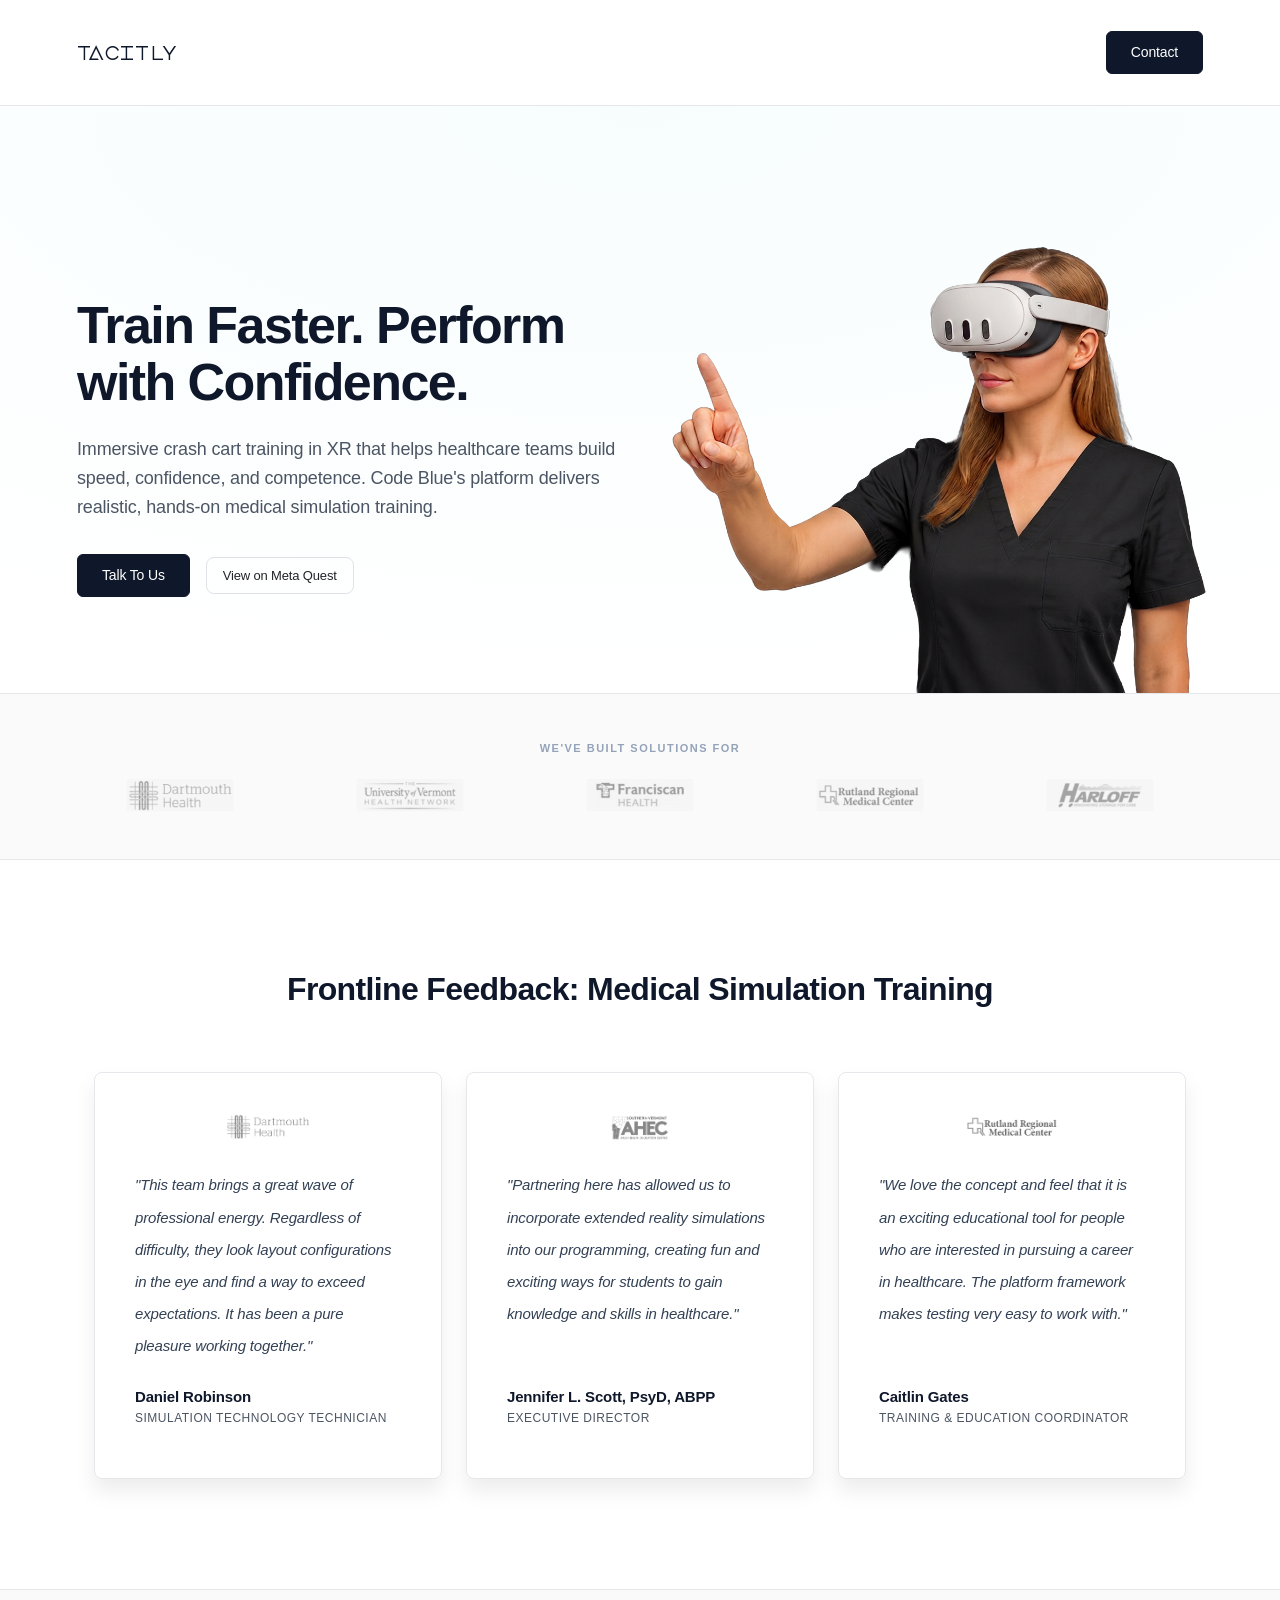
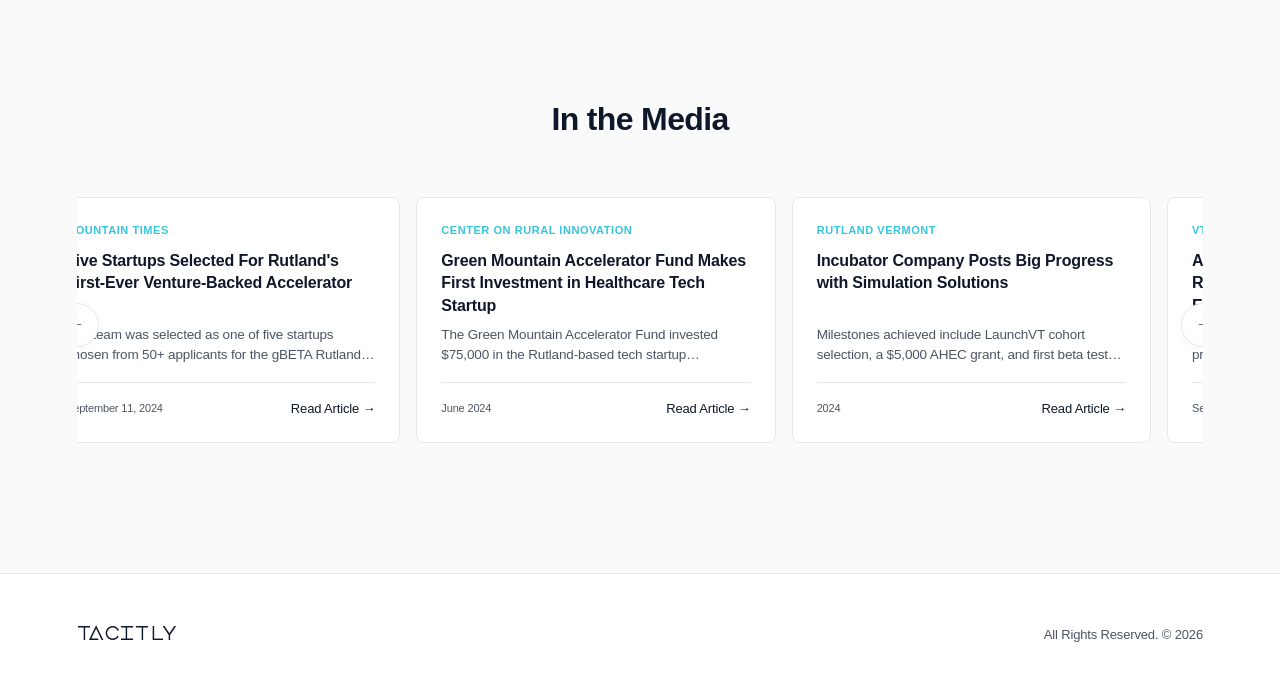
<file: index.html>
<!DOCTYPE html>
<html lang="en">

<head>
    <meta charset="UTF-8">
    <meta name="viewport" content="width=device-width, initial-scale=1.0">
    <link class="favicon" rel="icon" href="favicon.ico" type="image/x-icon">
    <link rel="shortcut icon" href="favicon.ico" type="image/x-icon">

    <title>Code Blue: Surgical & ER Crash Cart | XR Training for Healthcare</title>
    <link rel="stylesheet" href="assets/css/bootstrap.min.css">
    <link rel="stylesheet" href="assets/css/aos.css">
    <link rel="stylesheet" href="assets/css/style.css">
    
    <style>
        /* ==========================================================================
           Hyper-Pro Design Tokens & Custom Font Compilation
           ========================================================================== */
        @font-face {
            font-family: 'EarthOrbiter';
            src: url('assets/earthorbiter.ttf') format('truetype');
            font-weight: normal;
            font-style: normal;
            font-display: swap;
        }

        :root {
            --bg-pure: #ffffff;
            --bg-subtle: #fafafa;
            --border-clean: #e5e7eb;
            --text-main: #0f172a;
            --text-muted: #4b5563;
            --accent-blue: #37c5dc;
        }

        body {
            font-family: -apple-system, BlinkMacSystemFont, "Segoe UI", Roboto, Helvetica, Arial, sans-serif;
            background-color: var(--bg-pure);
            color: var(--text-main);
            letter-spacing: -0.01em;
            -webkit-font-smoothing: antialiased;
        }

        /* High-End Typography Brandmark */
        .brand_text {
            font-family: 'EarthOrbiter', sans-serif;
            color: var(--text-main);
            font-size: 22px;
            font-weight: normal;
            letter-spacing: 0.05em;
            text-transform: uppercase;
            text-decoration: none;
            display: inline-block;
            line-height: 1;
        }
        a.brand_text:hover {
            color: var(--text-main);
            opacity: 0.85;
        }

        /* Clean Header */
        .header {
            background: rgba(255, 255, 255, 0.8) !important;
            backdrop-filter: blur(12px);
            -webkit-backdrop-filter: blur(12px);
            border-bottom: 1px solid var(--border-clean);
            transition: all 0.2s ease;
        }

        /* Geometric Action Buttons */
        .btn_pro_primary {
            background-color: #0f172a;
            color: #ffffff;
            font-weight: 500;
            font-size: 14px;
            padding: 10px 24px;
            border-radius: 6px;
            border: 1px solid #0f172a;
            transition: all 0.15s ease-in-out;
            text-decoration: none;
            display: inline-block;
        }
        .btn_pro_primary:hover {
            background-color: #1e293b;
            color: #ffffff;
            border-color: #1e293b;
        }

        /* Typography Scale */
        .hero_title {
            font-size: 52px;
            font-weight: 700;
            letter-spacing: -0.03em;
            line-height: 1.1;
            color: var(--text-main);
            margin-bottom: 24px;
        }
        @media (max-width: 991px) {
            .hero_title { font-size: 40px; }
        }

        .hero_desc {
            font-size: 18px;
            line-height: 1.6;
            color: var(--text-muted);
            margin-bottom: 32px;
            max-width: 540px;
        }

        .hero_sec {
            /*padding: 120px 0 90px 0;*/
            background: radial-gradient(100% 100% at 50% 0%, rgba(55, 197, 220, 0.04) 0%, rgba(255, 255, 255, 0) 100%);
        }

        .hero_imgBox img {
            border-radius: 0;
            border: none;
            box-shadow: none;
        }

        /* Institutional Partner Section */
        .featured_sec {
            padding: 48px 0;
            border-top: 1px solid var(--border-clean);
            border-bottom: 1px solid var(--border-clean);
            background: var(--bg-subtle);
        }
        .featured_logo {
            max-height: 32px !important;
            object-fit: contain;
            filter: grayscale(1) contrast(0.9) opacity(0.5);
            transition: filter 0.2s ease;
        }
        .featured_logo:hover {
            filter: grayscale(1) contrast(1) opacity(0.8);
        }

        /* Testimonials Layout Grid */
        .feedbacks_sec {
            background-color: var(--bg-pure);
            padding: 110px 0;
        }
        .feedbacks_secTitle {
            font-size: 32px;
            font-weight: 700;
            letter-spacing: -0.02em;
            margin-bottom: 64px;
        }
        .feedback_item {
            background: var(--bg-pure);
            border-radius: 8px;
            padding: 40px;
            border: 1px solid var(--border-clean);
            height: 100%;
            display: flex;
            flex-direction: column;
            transition: border-color 0.2s ease;
        }
        .feedback_item:hover {
            border-color: #9ca3af;
        }
        .client_companyLogo {
            max-height: 28px;
            width: auto;
            object-fit: contain;
            filter: grayscale(1) opacity(0.7);
            margin-bottom: 28px;
            display: block;
        }
        .feedback_text {
            font-size: 15px;
            color: #334155;
            line-height: 1.6;
            margin-bottom: 24px;
            flex-grow: 1;
            font-style: italic;
        }
        .client_name {
            font-weight: 600;
            color: var(--text-main);
            font-size: 15px;
        }
        .client_status {
            font-size: 12px;
            color: var(--text-muted);
            font-weight: 400;
            text-transform: uppercase;
            letter-spacing: 0.5px;
        }

        /* Dynamic Horizontal Slider News Section Setup */
        .news_sec {
            background-color: var(--bg-subtle);
            border-top: 1px solid var(--border-clean);
            padding: 110px 0;
        }
        .news_secTitle {
            font-size: 32px;
            font-weight: 700;
            letter-spacing: -0.02em;
            margin-bottom: 48px;
        }
        .news_slider_container {
            position: relative;
            display: flex;
            align-items: center;
            overflow: hidden; /* Force strict containment boundary */
        }
        .news_scroll_wrapper {
            overflow-x: auto;
            overflow-y: hidden;
            display: flex;
            flex-wrap: nowrap;
            padding: 10px 0 20px 0;
            scroll-behavior: auto !important; /* Block CSS from fighting JS transitions during resets */
            -webkit-overflow-scrolling: touch;
            width: 100%;
            will-change: scroll-position;
        }
        .news_scroll_wrapper::-webkit-scrollbar {
            height: 6px;
        }
        .news_scroll_wrapper::-webkit-scrollbar-track {
            background: var(--border-clean);
            border-radius: 10px;
        }
        .news_scroll_wrapper::-webkit-scrollbar-thumb {
            background: #cbd5e1;
            border-radius: 10px;
        }
        
        .news_scroll_item {
            flex: 0 0 100%;
            max-width: 100%;
            transform: none !important; /* Stop inherited global style.css animations */
            transition: none !important;
        }
        @media (min-width: 768px) {
            .news_scroll_item {
                flex: 0 0 50%;
                max-width: 50%;
            }
        }
        @media (min-width: 992px) {
            .news_scroll_item {
                flex: 0 0 33.333333%;
                max-width: 33.333333%;
            }
        }
        .slide_btn {
            position: absolute;
            top: 50%;
            transform: translateY(-50%);
            width: 44px;
            height: 44px;
            background: var(--bg-pure);
            border: 1px solid var(--border-clean);
            border-radius: 50%;
            display: none;
            align-items: center;
            justify-content: center;
            cursor: pointer;
            box-shadow: 0 4px 12px rgba(0,0,0,0.03);
            z-index: 10;
            transition: all 0.15s ease;
            font-size: 14px;
            color: var(--text-main);
        }
        .slide_btn:hover {
            background: #0f172a;
            color: #ffffff;
            border-color: #0f172a;
        }
        .slide_btn_left { left: -22px; }
        .slide_btn_right { right: -22px; }
        @media (min-width: 1200px) {
            .slide_btn { display: flex; }
        }
        .news_card {
            background: var(--bg-pure);
            border-radius: 8px;
            border: 1px solid var(--border-clean);
            height: 100%;
            display: flex;
            flex-direction: column;
            transition: border-color 0.2s ease;
        }
        .news_card:hover {
            border-color: #cbd5e1;
        }
        .news_content {
            padding: 24px;
            display: flex;
            flex-direction: column;
            flex-grow: 1;
        }
        .news_publication {
            font-size: 11px;
            font-weight: 600;
            text-transform: uppercase;
            letter-spacing: 0.05em;
            color: var(--accent-blue);
            margin-bottom: 12px;
        }
        .news_title {
            font-size: 16px;
            font-weight: 600;
            line-height: 1.4;
            color: var(--text-main);
            margin-bottom: 8px;
            flex-grow: 1;
        }
        .news_excerpt {
            font-size: 13.5px;
            color: var(--text-muted);
            line-height: 1.5;
            margin-bottom: 16px;
            display: -webkit-box;
            -webkit-line-clamp: 2;
            -webkit-box-orient: vertical;
            overflow: hidden;
        }
        .news_link {
            color: var(--text-main);
            text-decoration: none;
            font-weight: 500;
            font-size: 13px;
        }
        .news_link:hover {
            color: var(--accent-blue);
        }

        /* Clean Footer Frame */
        .footer {
            background: var(--bg-pure);
            border-top: 1px solid var(--border-clean);
            padding: 48px 0;
        }
        .footer_cText {
            color: var(--text-muted);
            font-size: 13px;
        }
    </style>
</head>

<body>
    <header class="header sticky-top">
        <div class="container">
            <nav class="navbar navbar-expand-xl d-flex justify-content-between py-3">
                <a class="brand_text" href="index.html">TACITLY</a>
                <div class="header_navContent" id="header_navContent">
                    <ul class="navbar-nav align-items-center">
                         <li class="nav-item">
                             <a class="btn_pro_primary" href="mailto:contact@tacitly.com">Contact</a>
                         </li>
                    </ul>
                </div>
            </nav>
        </div>
    </header>

    <main class="main">
        <section class="hero_sec">
            <div class="container">
                <div class="row align-items-center g-5">
                    <div class="col-lg-6">
                        <div class="hero_content">
                            <h1 class="hero_title" data-aos="fade-up">
                                Train Faster. Perform with Confidence.
                            </h1>
                            <p class="hero_desc" data-aos="fade-up" data-aos-delay="100">
                                Immersive crash cart training in XR that helps healthcare teams build speed, confidence, and competence. Code Blue's platform delivers realistic, hands-on medical simulation training.
                            </p>
                            <div class="d-flex gap-3 align-items-center" data-aos="fade-up" data-aos-delay="200">
                                <a class="btn_pro_primary" href="mailto:contact@tacitly.com">Talk To Us</a>
                                <a class="btn btn-outline-dark border rounded-3 px-3 py-2" href="https://www.meta.com/experiences/8149083865106956/" target="_blank" style="font-size: 13px; font-weight: 500;">
                                    View on Meta Quest
                                </a>
                            </div>
                        </div>
                    </div>
                    <div class="col-lg-6">
                        <div class="hero_imgBox" data-aos="fade-left">
                            <img class="img-fluid w-100" src="assets/img/hero.png" alt="XR Simulation Interface">
                        </div>
                    </div>
                </div>
            </div>
        </section>

        <section class="featured_sec">
             <div class="container">
                 <h2 class="text-center mb-4" style="font-size: 11px; font-weight:700; text-transform: uppercase; letter-spacing: 1.5px; color: #94a3b8;">We've built solutions for</h2>
                 <div class="row align-items-center justify-content-center row-cols-2 row-cols-sm-5 g-4">
                     <div class="col text-center"><img class="featured_logo img-fluid" data-aos="fade-up" data-aos-delay="50" src="assets/img/dh.png" alt="Dartmouth Health"></div>
                     <div class="col text-center"><img class="featured_logo img-fluid" data-aos="fade-up" data-aos-delay="100" src="assets/img/uvm.png" alt="UVM Health"></div>
                     <div class="col text-center"><img class="featured_logo img-fluid" data-aos="fade-up" data-aos-delay="150" src="assets/img/franciscan.png" alt="Franciscan Health"></div>
                     <div class="col text-center"><img class="featured_logo img-fluid" data-aos="fade-up" data-aos-delay="200" src="assets/img/rrmc.png" alt="RRMC"></div>
                     <div class="col text-center"><img class="featured_logo img-fluid" data-aos="fade-up" data-aos-delay="250" src="assets/img/harloff.png" alt="Harloff Manufacturing"></div>
                 </div>
             </div>
        </section>

        <section class="feedbacks_sec">
             <div class="container">
                 <h2 class="feedbacks_secTitle text-center" data-aos="fade-up">Frontline Feedback: Medical Simulation Training</h2>
                 <div class="row g-4 match-height">
                     <div class="col-md-6 col-lg-4" data-aos="fade-up" data-aos-delay="50">
                         <div class="feedback_item">
                              <img class="client_companyLogo" src="assets/img/Dartmouth_Health.png" alt="Dartmouth Health">
                              <p class="feedback_text">
                                  "This team brings a great wave of professional energy. Regardless of difficulty, they look layout configurations in the eye and find a way to exceed expectations. It has been a pure pleasure working together."
                              </p>
                              <div>
                                  <div class="client_name">Daniel Robinson</div>
                                  <div class="client_status">Simulation Technology Technician</div>
                              </div>
                         </div>
                     </div>
                     <div class="col-md-6 col-lg-4" data-aos="fade-up" data-aos-delay="100">
                          <div class="feedback_item">
                               <img class="client_companyLogo" src="assets/img/AHEC_2.png" alt="AHEC">
                               <p class="feedback_text">
                                   "Partnering here has allowed us to incorporate extended reality simulations into our programming, creating fun and exciting ways for students to gain knowledge and skills in healthcare."
                               </p>
                               <div>
                                   <div class="client_name">Jennifer L. Scott, PsyD, ABPP</div>
                                   <div class="client_status">Executive Director</div>
                               </div>
                          </div>
                     </div>
                     <div class="col-md-6 col-lg-4" data-aos="fade-up" data-aos-delay="150">
                          <div class="feedback_item">
                               <img class="client_companyLogo" src="assets/img/Rutland_Regional_Medical_Center.png" alt="Rutland Regional Medical Center">
                               <p class="feedback_text">
                                   "We love the concept and feel that it is an exciting educational tool for people who are interested in pursuing a career in healthcare. The platform framework makes testing very easy to work with."
                               </p>
                               <div>
                                   <div class="client_name">Caitlin Gates</div>
                                   <div class="client_status">Training & Education Coordinator</div>
                               </div>
                          </div>
                     </div>
                 </div>
             </div>
        </section>

        <section class="news_sec">
             <div class="container">
                 <h2 class="news_secTitle text-center">In the Media</h2>
                 <div class="news_slider_container">
                     <button class="slide_btn slide_btn_left" id="slideLeft">&#8592;</button>
                     <div class="news_scroll_wrapper" id="newsContainer"></div>
                     <button class="slide_btn slide_btn_right" id="slideRight">&#8594;</button>
                 </div>
             </div>
        </section>
    </main>

    <footer class="footer">
        <div class="container">
            <div class="row align-items-center gy-3">
                <div class="col-md-4">
                    <span class="brand_text">TACITLY</span>
                </div>
                <div class="col-md-8 text-md-end">
                    <p class="footer_cText mb-0">
                        All Rights Reserved. &copy; <span id="year"></span>
                    </p>
                </div>
            </div>
        </div>
    </footer>

    <script src="assets/js/jquery-3.7.0.min.js"></script>
    <script src="assets/js/bootstrap.bundle.min.js"></script>
    <script src="assets/js/aos.js"></script>
    <script src="assets/js/script.js"></script>

    <script>
        document.getElementById('year').textContent = new Date().getFullYear();

        const newsData = [
            {
                title: "Five Startups Selected For Rutland's First-Ever Venture-Backed Accelerator",
                publication: "Mountain Times",
                excerpt: "The team was selected as one of five startups chosen from 50+ applicants for the gBETA Rutland program, recognized for growth potential and investor readiness.",
                date: "September 11, 2024",
                link: "https://mountaintimes.info/2024/09/11/five-startups-selected-for-rutlandsfirst-ever-venture-backed-accelerator/"
            },
            {
                title: "Green Mountain Accelerator Fund Makes First Investment in Healthcare Tech Startup",
                publication: "Center on Rural Innovation",
                excerpt: "The Green Mountain Accelerator Fund invested $75,000 in the Rutland-based tech startup specializing in AR and VR tools for training healthcare professionals.",
                date: "June 2024",
                link: "https://ruralinnovation.us/press-releases/green-mountain-accelerator-fund-makes-first-investment/"
            },
            {
                title: "Incubator Company Posts Big Progress with Simulation Solutions",
                publication: "Rutland Vermont",
                excerpt: "Milestones achieved include LaunchVT cohort selection, a $5,000 AHEC grant, and first beta tests with 50+ nursing students at UVM and Castleton University.",
                date: "2024",
                link: "https://rutlandvermont.com/tacitly-a-startup-rutland-incubator-company-posts-big-progress/"
            },
            {
                title: "A Rutland Startup Created a Virtual Reality Tool to Train Nurses in Emergency Responses",
                publication: "VT Digger",
                excerpt: "VR simulation enables nursing students and professionals to practice and improve their skills in a safe, controlled environment for real-life emergencies.",
                date: "September 5, 2023",
                link: "https://vtdigger.org/2023/09/05/a-rutland-startup-created-a-virtual-reality-tool-to-train-nurses-in-emergency-responses/"
            },
            {
                title: "Chawla Comments to VTDigger on VR 'Crash Cart' Training Tool",
                publication: "UVM Larner College of Medicine",
                excerpt: "Raj Chawla, faculty technology liaison at Larner, discussed innovative VR crash cart technology for emergency response training.",
                date: "September 2023",
                link: "https://www.uvm.edu/larnermed/news/chawla-comments-vtdigger-vr-crash-cart-training-tool"
            },
            {
                title: "Partnership Tests VT Virtual Tech Trains Future Nurses",
                publication: "WCAX",
                excerpt: "The University of Vermont and Castleton University have partnered using VR technology to help train future nurses through virtual simulations and clinical scenarios.",
                date: "May 18, 2023",
                link: "https://www.wcax.com/2023/05/18/partnership-tests-vt-virtual-tech-trains-future-nurses/"
            },
            {
                title: "LaunchVT Announces 2023 Accelerator Cohort",
                publication: "Vermont Biz",
                excerpt: "LaunchVT's 2023 cohort includes eight Vermont startups paired with dedicated business coaches for a twelve-week intensive accelerator program.",
                date: "April 2023",
                link: "https://vermontbiz.com/news/2023/april/12/launchvt-announces-2023-accelerator-cohort"
            },
            {
                title: "Southern Vermont AHEC Sponsors Innovative Simulation Work",
                publication: "Southern Vermont AHEC",
                excerpt: "Southern Vermont AHEC is thrilled to sponsor this innovative work and be part of this groundbreaking initiative in healthcare training.",
                date: "2023",
                link: "https://www.facebook.com/svahec/posts/690107573125844/"
            }
        ];

        function createCardMarkup(item) {
            return `
                <div class="news_card">
                    <div class="news_content">
                        <div class="news_publication">${item.publication}</div>
                        <h3 class="news_title">${item.title}</h3>
                        <p class="news_excerpt">${item.excerpt}</p>
                        <div class="d-flex justify-content-between align-items-center pt-3 mt-auto border-top" style="border-color: var(--border-clean) !important;">
                            <span style="font-size: 11px; color: var(--text-muted);">${item.date}</span>
                            <a href="${item.link}" target="_blank" class="news_link">Read Article →</a>
                        </div>
                    </div>
                </div>
            `;
        }

        function renderNewsCards() {
            const container = document.getElementById('newsContainer');
            container.innerHTML = '';

            // Clean nodes without data-aos attributes to bypass layout paint triggers
            newsData.forEach((item) => {
                const col = document.createElement('div');
                col.className = 'news_scroll_item original_item px-2';
                col.innerHTML = createCardMarkup(item);
                container.appendChild(col);
            });

            newsData.forEach((item) => {
                const col = document.createElement('div');
                col.className = 'news_scroll_item cloned_item px-2';
                col.innerHTML = createCardMarkup(item);
                container.appendChild(col);
            });
        }

        // Render nodes immediately during browser compilation
        renderNewsCards();

        // Safe setup once viewport sizes and assets are locked by browser window
        window.onload = function() {
            const scrollContainer = document.getElementById('newsContainer');
            let isHovered = false;
            let currentScroll = 0;
            const pixelsPerSecond = 35; 
            let lastTime = null;
            let totalOriginalWidth = 0;

            function calculateWidths() {
                const originalItems = scrollContainer.querySelectorAll('.original_item');
                totalOriginalWidth = 0;
                originalItems.forEach(item => {
                    totalOriginalWidth += item.getBoundingClientRect().width;
                });
            }
            
            calculateWidths();
            window.addEventListener('resize', calculateWidths);

            scrollContainer.addEventListener('mouseenter', () => isHovered = true);
            scrollContainer.addEventListener('mouseleave', () => {
                isHovered = false;
                currentScroll = scrollContainer.scrollLeft;
                lastTime = null; 
            });

            scrollContainer.addEventListener('scroll', () => {
                if (isHovered) {
                    currentScroll = scrollContainer.scrollLeft;
                }
            });

            function autoScroll(timestamp) {
                if (!lastTime) lastTime = timestamp;
                const deltaTime = (timestamp - lastTime) / 1000;
                lastTime = timestamp;

                if (!isHovered && totalOriginalWidth > 0) {
                    currentScroll += pixelsPerSecond * deltaTime;
                    
                    if (currentScroll >= totalOriginalWidth) {
                        currentScroll = 0;
                    }
                    
                    scrollContainer.scrollLeft = currentScroll;
                }
                requestAnimationFrame(autoScroll);
            }

            requestAnimationFrame(autoScroll);

            $('#slideRight').on('click', function() {
                const cardWidth = $('.news_scroll_item').outerWidth();
                currentScroll += cardWidth;
                scrollContainer.scrollLeft = currentScroll;
            });

            $('#slideLeft').on('click', function() {
                const cardWidth = $('.news_scroll_item').outerWidth();
                currentScroll -= cardWidth;
                if (currentScroll < 0) currentScroll = 0;
                scrollContainer.scrollLeft = currentScroll;
            });
        };
    </script>
</body>
</html>
</file>
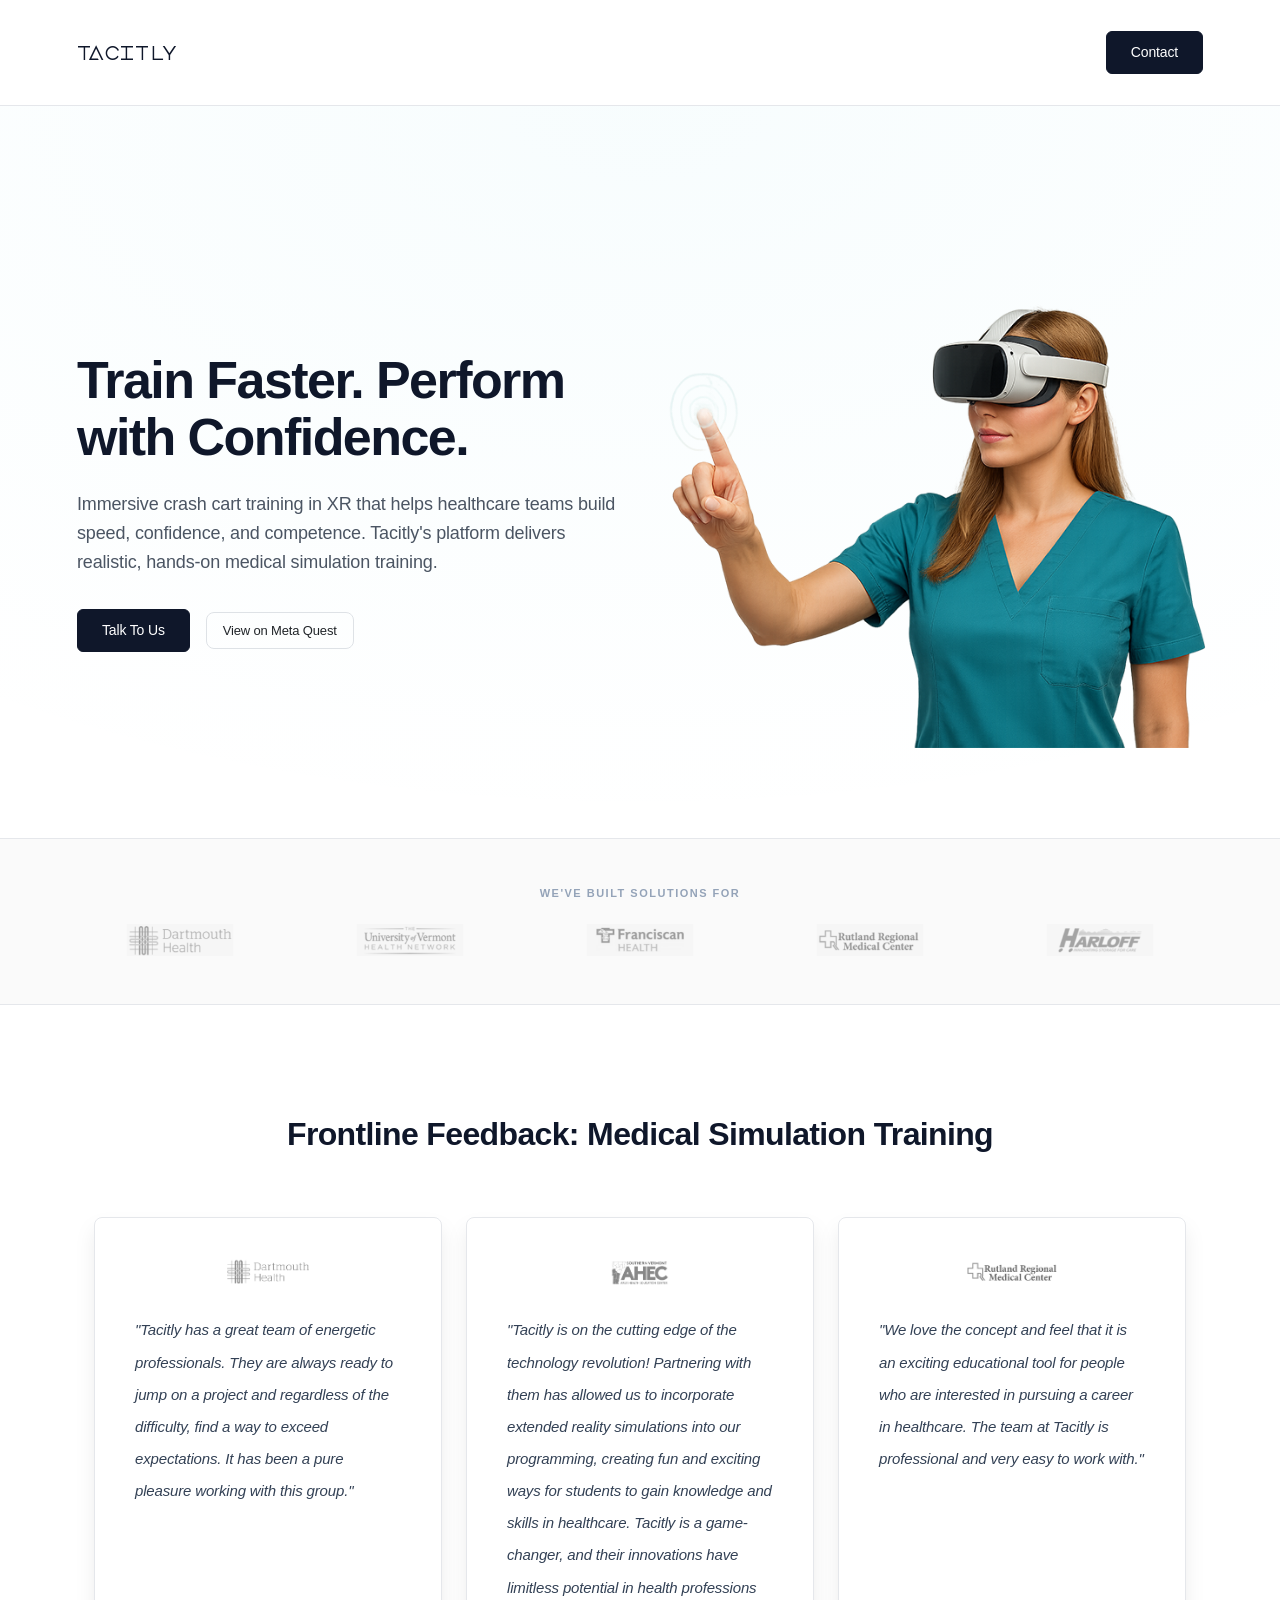
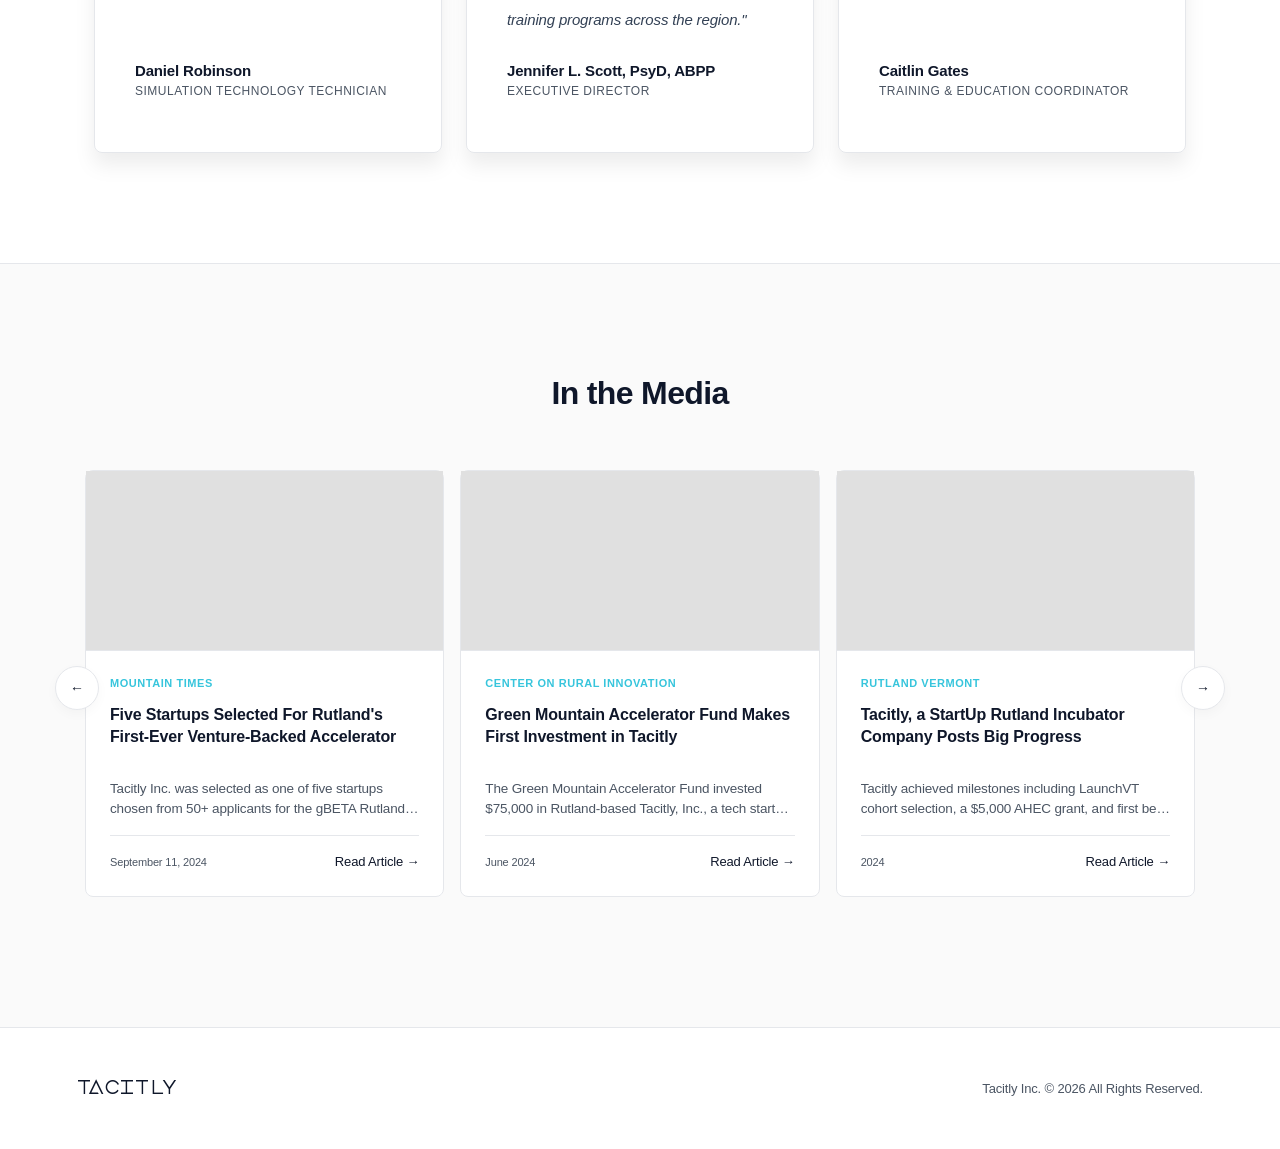
<file: index2.html>
<!DOCTYPE html>
<html lang="en">

<head>
    <meta charset="UTF-8">
    <meta name="viewport" content="width=device-width, initial-scale=1.0">
    <link class="favicon" rel="icon" href="favicon.ico" type="image/x-icon">
    <link rel="shortcut icon" href="favicon.ico" type="image/x-icon">

    <title>Tacitly | XR Training for Healthcare</title>
    <link rel="stylesheet" href="assets/css/bootstrap.min.css">
    <link rel="stylesheet" href="assets/css/aos.css">
    <link rel="stylesheet" href="assets/css/style.css">
    
    <style>
        /* ==========================================================================
           Hyper-Pro Design Tokens & Custom Font Compilation
           ========================================================================== */
        @font-face {
            font-family: 'EarthOrbiter';
            src: url('assets/earthorbiter.ttf') format('truetype');
            font-weight: normal;
            font-style: normal;
            font-display: swap;
        }

        :root {
            --bg-pure: #ffffff;
            --bg-subtle: #fafafa;
            --border-clean: #e5e7eb;
            --text-main: #0f172a;
            --text-muted: #4b5563;
            --accent-blue: #37c5dc;
        }

        body {
            font-family: -apple-system, BlinkMacSystemFont, "Segoe UI", Roboto, Helvetica, Arial, sans-serif;
            background-color: var(--bg-pure);
            color: var(--text-main);
            letter-spacing: -0.01em;
            -webkit-font-smoothing: antialiased;
        }

        /* High-End Typography Brandmark */
        .brand_text {
            font-family: 'EarthOrbiter', sans-serif;
            color: var(--text-main);
            font-size: 22px;
            font-weight: normal;
            letter-spacing: 0.05em;
            text-transform: uppercase;
            text-decoration: none;
            display: inline-block;
            line-height: 1;
        }
        a.brand_text:hover {
            color: var(--text-main);
            opacity: 0.85;
        }

        /* Clean Header */
        .header {
            background: rgba(255, 255, 255, 0.8) !important;
            backdrop-filter: blur(12px);
            -webkit-backdrop-filter: blur(12px);
            border-bottom: 1px solid var(--border-clean);
            transition: all 0.2s ease;
        }

        /* Geometric Action Buttons */
        .btn_pro_primary {
            background-color: #0f172a;
            color: #ffffff;
            font-weight: 500;
            font-size: 14px;
            padding: 10px 24px;
            border-radius: 6px;
            border: 1px solid #0f172a;
            transition: all 0.15s ease-in-out;
            text-decoration: none;
            display: inline-block;
        }
        .btn_pro_primary:hover {
            background-color: #1e293b;
            color: #ffffff;
            border-color: #1e293b;
        }

        /* Typography Scale */
        .hero_title {
            font-size: 52px;
            font-weight: 700;
            letter-spacing: -0.03em;
            line-height: 1.1;
            color: var(--text-main);
            margin-bottom: 24px;
        }
        @media (max-width: 991px) {
            .hero_title { font-size: 40px; }
        }

        .hero_desc {
            font-size: 18px;
            line-height: 1.6;
            color: var(--text-muted);
            margin-bottom: 32px;
            max-width: 540px;
        }

        .hero_sec {
            padding: 120px 0 90px 0;
            background: radial-gradient(100% 100% at 50% 0%, rgba(55, 197, 220, 0.04) 0%, rgba(255, 255, 255, 0) 100%);
        }

        .hero_imgBox img {
            border-radius: 0;
            border: none;
            box-shadow: none;
        }

        /* Institutional Partner Section */
        .featured_sec {
            padding: 48px 0;
            border-top: 1px solid var(--border-clean);
            border-bottom: 1px solid var(--border-clean);
            background: var(--bg-subtle);
        }
        .featured_logo {
            max-height: 32px !important;
            object-fit: contain;
            filter: grayscale(1) contrast(0.9) opacity(0.5);
            transition: filter 0.2s ease;
        }
        .featured_logo:hover {
            filter: grayscale(1) contrast(1) opacity(0.8);
        }

        /* Testimonials Layout Grid */
        .feedbacks_sec {
            background-color: var(--bg-pure);
            padding: 110px 0;
        }
        .feedbacks_secTitle {
            font-size: 32px;
            font-weight: 700;
            letter-spacing: -0.02em;
            margin-bottom: 64px;
        }
        .feedback_item {
            background: var(--bg-pure);
            border-radius: 8px;
            padding: 40px;
            border: 1px solid var(--border-clean);
            height: 100%;
            display: flex;
            flex-direction: column;
            transition: border-color 0.2s ease;
        }
        .feedback_item:hover {
            border-color: #9ca3af;
        }
        .client_companyLogo {
            max-height: 28px;
            width: auto;
            object-fit: contain;
            filter: grayscale(1) opacity(0.7);
            margin-bottom: 28px;
            display: block;
        }
        .feedback_text {
            font-size: 15px;
            color: #334155;
            line-height: 1.6;
            margin-bottom: 24px;
            flex-grow: 1;
            font-style: italic;
        }
        .client_name {
            font-weight: 600;
            color: var(--text-main);
            font-size: 15px;
        }
        .client_status {
            font-size: 12px;
            color: var(--text-muted);
            font-weight: 400;
            text-transform: uppercase;
            letter-spacing: 0.5px;
        }

        /* Dynamic Horizontal Slider News Section Setup */
        .news_sec {
            background-color: var(--bg-subtle);
            border-top: 1px solid var(--border-clean);
            padding: 110px 0;
        }
        .news_secTitle {
            font-size: 32px;
            font-weight: 700;
            letter-spacing: -0.02em;
            margin-bottom: 48px;
        }
        .news_slider_container {
            position: relative;
            display: flex;
            align-items: center;
        }
        .news_scroll_wrapper {
            overflow-x: auto;
            overflow-y: hidden;
            display: flex;
            flex-wrap: nowrap;
            padding: 10px 0 20px 0;
            scroll-behavior: smooth;
            -webkit-overflow-scrolling: touch;
            width: 100%;
        }
        .news_scroll_wrapper::-webkit-scrollbar {
            height: 6px;
        }
        .news_scroll_wrapper::-webkit-scrollbar-track {
            background: var(--border-clean);
            border-radius: 10px;
        }
        .news_scroll_wrapper::-webkit-scrollbar-thumb {
            background: #cbd5e1;
            border-radius: 10px;
        }
        .news_scroll_item {
            flex: 0 0 100%;
            max-width: 100%;
        }
        @media (min-width: 768px) {
            .news_scroll_item {
                flex: 0 0 50%;
                max-width: 50%;
            }
        }
        @media (min-width: 992px) {
            .news_scroll_item {
                flex: 0 0 33.333333%;
                max-width: 33.333333%;
            }
        }
        .slide_btn {
            position: absolute;
            top: 50%;
            transform: translateY(-50%);
            width: 44px;
            height: 44px;
            background: var(--bg-pure);
            border: 1px solid var(--border-clean);
            border-radius: 50%;
            display: none;
            align-items: center;
            justify-content: center;
            cursor: pointer;
            box-shadow: 0 4px 12px rgba(0,0,0,0.03);
            z-index: 10;
            transition: all 0.15s ease;
            font-size: 14px;
            color: var(--text-main);
        }
        .slide_btn:hover {
            background: #0f172a;
            color: #ffffff;
            border-color: #0f172a;
        }
        .slide_btn_left { left: -22px; }
        .slide_btn_right { right: -22px; }
        @media (min-width: 1200px) {
            .slide_btn { display: flex; }
        }
        .news_card {
            background: var(--bg-pure);
            border-radius: 8px;
            border: 1px solid var(--border-clean);
            height: 100%;
            display: flex;
            flex-direction: column;
            transition: border-color 0.2s ease;
        }
        .news_card:hover {
            border-color: #cbd5e1;
        }
        .news_image {
            height: 180px;
            object-fit: cover;
            border-bottom: 1px solid var(--border-clean);
        }
        .news_content {
            padding: 24px;
            display: flex;
            flex-direction: column;
            flex-grow: 1;
        }
        .news_publication {
            font-size: 11px;
            font-weight: 600;
            text-transform: uppercase;
            letter-spacing: 0.05em;
            color: var(--accent-blue);
            margin-bottom: 12px;
        }
        .news_title {
            font-size: 16px;
            font-weight: 600;
            line-height: 1.4;
            color: var(--text-main);
            margin-bottom: 8px;
            flex-grow: 1;
        }
        .news_excerpt {
            font-size: 13.5px;
            color: var(--text-muted);
            line-height: 1.5;
            margin-bottom: 16px;
            display: -webkit-box;
            -webkit-line-clamp: 2;
            -webkit-box-orient: vertical;
            overflow: hidden;
        }
        .news_link {
            color: var(--text-main);
            text-decoration: none;
            font-weight: 500;
            font-size: 13px;
        }
        .news_link:hover {
            color: var(--accent-blue);
        }

        /* Clean Footer Frame */
        .footer {
            background: var(--bg-pure);
            border-top: 1px solid var(--border-clean);
            padding: 48px 0;
        }
        .footer_cText {
            color: var(--text-muted);
            font-size: 13px;
        }
    </style>
</head>

<body>
    <header class="header sticky-top">
        <div class="container">
            <nav class="navbar navbar-expand-xl d-flex justify-content-between py-3">
                <a class="brand_text" href="index.html">TACITLY</a>
                <div class="header_navContent" id="header_navContent">
                    <ul class="navbar-nav align-items-center">
                         <li class="nav-item">
                             <a class="btn_pro_primary" href="mailto:contact@tacitly.com">Contact</a>
                         </li>
                    </ul>
                </div>
            </nav>
        </div>
    </header>

    <main class="main">
        <section class="hero_sec">
            <div class="container">
                <div class="row align-items-center g-5">
                    <div class="col-lg-6">
                        <div class="hero_content">
                            <h1 class="hero_title" data-aos="fade-up">
                                Train Faster. Perform with Confidence.
                            </h1>
                            <p class="hero_desc" data-aos="fade-up" data-aos-delay="100">
                                Immersive crash cart training in XR that helps healthcare teams build speed, confidence, and competence. Tacitly's platform delivers realistic, hands-on medical simulation training.
                            </p>
                            <div class="d-flex gap-3 align-items-center" data-aos="fade-up" data-aos-delay="200">
                                <a class="btn_pro_primary" href="mailto:contact@tacitly.com">Talk To Us</a>
                                <a class="btn btn-outline-dark border rounded-3 px-3 py-2" href="https://www.meta.com/experiences/8149083865106956/" target="_blank" style="font-size: 13px; font-weight: 500;">
                                    View on Meta Quest
                                </a>
                            </div>
                        </div>
                    </div>
                    <div class="col-lg-6">
                        <div class="hero_imgBox" data-aos="fade-left">
                            <img class="img-fluid w-100" src="assets/img/hero_img.png" alt="Tacitly XR Simulation Interface">
                        </div>
                    </div>
                </div>
            </div>
        </section>

        <section class="featured_sec">
             <div class="container">
                 <h2 class="text-center mb-4" style="font-size: 11px; font-weight:700; text-transform: uppercase; letter-spacing: 1.5px; color: #94a3b8;">We've built solutions for</h2>
                 <div class="row align-items-center justify-content-center row-cols-2 row-cols-sm-5 g-4">
                     <div class="col text-center"><img class="featured_logo img-fluid" data-aos="fade-up" data-aos-delay="50" src="assets/img/dh.png" alt="Dartmouth Health"></div>
                     <div class="col text-center"><img class="featured_logo img-fluid" data-aos="fade-up" data-aos-delay="100" src="assets/img/uvm.png" alt="UVM Health"></div>
                     <div class="col text-center"><img class="featured_logo img-fluid" data-aos="fade-up" data-aos-delay="150" src="assets/img/franciscan.png" alt="Franciscan Health"></div>
                     <div class="col text-center"><img class="featured_logo img-fluid" data-aos="fade-up" data-aos-delay="200" src="assets/img/rrmc.png" alt="RRMC"></div>
                     <div class="col text-center"><img class="featured_logo img-fluid" data-aos="fade-up" data-aos-delay="250" src="assets/img/harloff.png" alt="Harloff Manufacturing"></div>
                 </div>
             </div>
        </section>

        <section class="feedbacks_sec">
             <div class="container">
                 <h2 class="feedbacks_secTitle text-center" data-aos="fade-up">Frontline Feedback: Medical Simulation Training</h2>
                 <div class="row g-4 match-height">
                     <div class="col-md-6 col-lg-4" data-aos="fade-up" data-aos-delay="50">
                         <div class="feedback_item">
                              <img class="client_companyLogo" src="assets/img/Dartmouth_Health.png" alt="Dartmouth Health">
                              <p class="feedback_text">
                                  "Tacitly has a great team of energetic professionals. They are always ready to jump on a project and regardless of the difficulty, find a way to exceed expectations. It has been a pure pleasure working with this group."
                              </p>
                              <div>
                                  <div class="client_name">Daniel Robinson</div>
                                  <div class="client_status">Simulation Technology Technician</div>
                              </div>
                         </div>
                     </div>
                     <div class="col-md-6 col-lg-4" data-aos="fade-up" data-aos-delay="100">
                          <div class="feedback_item">
                               <img class="client_companyLogo" src="assets/img/AHEC_2.png" alt="AHEC">
                               <p class="feedback_text">
                                   "Tacitly is on the cutting edge of the technology revolution! Partnering with them has allowed us to incorporate extended reality simulations into our programming, creating fun and exciting ways for students to gain knowledge and skills in healthcare. Tacitly is a game-changer, and their innovations have limitless potential in health professions training programs across the region."
                               </p>
                               <div>
                                   <div class="client_name">Jennifer L. Scott, PsyD, ABPP</div>
                                   <div class="client_status">Executive Director</div>
                               </div>
                          </div>
                     </div>
                     <div class="col-md-6 col-lg-4" data-aos="fade-up" data-aos-delay="150">
                          <div class="feedback_item">
                               <img class="client_companyLogo" src="assets/img/Rutland_Regional_Medical_Center.png" alt="Rutland Regional Medical Center">
                               <p class="feedback_text">
                                   "We love the concept and feel that it is an exciting educational tool for people who are interested in pursuing a career in healthcare. The team at Tacitly is professional and very easy to work with."
                               </p>
                               <div>
                                   <div class="client_name">Caitlin Gates</div>
                                   <div class="client_status">Training & Education Coordinator</div>
                               </div>
                          </div>
                     </div>
                 </div>
             </div>
        </section>

        <section class="news_sec">
             <div class="container">
                 <h2 class="news_secTitle text-center" data-aos="fade-up">In the Media</h2>
                 <div class="news_slider_container">
                     <button class="slide_btn slide_btn_left" id="slideLeft">&#8592;</button>
                     <div class="news_scroll_wrapper" id="newsContainer">
                          </div>
                     <button class="slide_btn slide_btn_right" id="slideRight">&#8594;</button>
                 </div>
             </div>
        </section>
    </main>

    <footer class="footer">
        <div class="container">
            <div class="row align-items-center gy-3">
                <div class="col-md-4">
                    <span class="brand_text">TACITLY</span>
                </div>
                <div class="col-md-8 text-md-end">
                    <p class="footer_cText mb-0">
                        Tacitly Inc. &copy; <span id="year"></span> All Rights Reserved.
                    </p>
                </div>
            </div>
        </div>
    </footer>

    <script src="assets/js/jquery-3.7.0.min.js"></script>
    <script src="assets/js/bootstrap.bundle.min.js"></script>
    <script src="assets/js/aos.js"></script>
    <script src="assets/js/script.js"></script>

    <script>
        document.getElementById('year').textContent = new Date().getFullYear();

        // Complete sequence holding all 8 historical records cleanly
        const newsData = [
            {
                title: "Five Startups Selected For Rutland's First-Ever Venture-Backed Accelerator",
                publication: "Mountain Times",
                excerpt: "Tacitly Inc. was selected as one of five startups chosen from 50+ applicants for the gBETA Rutland program, recognized for growth potential and investor readiness.",
                date: "September 11, 2024",
                link: "https://mountaintimes.info/2024/09/11/five-startups-selected-for-rutlandsfirst-ever-venture-backed-accelerator/",
                image: "https://images.unsplash.com/photo-1552664730-d307ca884978?w=600&h=400&fit=crop"
            },
            {
                title: "Green Mountain Accelerator Fund Makes First Investment in Tacitly",
                publication: "Center on Rural Innovation",
                excerpt: "The Green Mountain Accelerator Fund invested $75,000 in Rutland-based Tacitly, Inc., a tech startup specializing in AR and VR tools for training healthcare professionals.",
                date: "June 2024",
                link: "https://ruralinnovation.us/press-releases/green-mountain-accelerator-fund-makes-first-investment/",
                image: "https://images.unsplash.com/photo-1576091160399-112ba8d25d1d?w=600&h=400&fit=crop"
            },
            {
                title: "Tacitly, a StartUp Rutland Incubator Company Posts Big Progress",
                publication: "Rutland Vermont",
                excerpt: "Tacitly achieved milestones including LaunchVT cohort selection, a $5,000 AHEC grant, and first beta tests with 50+ nursing students at UVM and Castleton University.",
                date: "2024",
                link: "https://rutlandvermont.com/tacitly-a-startup-rutland-incubator-company-posts-big-progress/",
                image: "https://images.unsplash.com/photo-1552664730-d307ca884978?w=600&h=400&fit=crop"
            },
            {
                title: "A Rutland Startup Created a Virtual Reality Tool to Train Nurses in Emergency Responses",
                publication: "VT Digger",
                excerpt: "VR simulation enables nursing students and professionals to practice and improve their skills in a safe, controlled environment for real-life emergencies.",
                date: "September 5, 2023",
                link: "https://vtdigger.org/2023/09/05/a-rutland-startup-created-a-virtual-reality-tool-to-train-nurses-in-emergency-responses/",
                image: "https://images.unsplash.com/photo-1576091160550-2173dba999ef?w=600&h=400&fit=crop"
            },
            {
                title: "Chawla Comments to VTDigger on VR 'Crash Cart' Training Tool",
                publication: "UVM Larner College of Medicine",
                excerpt: "Raj Chawla, faculty technology liaison at Larner, discussed innovative VR crash cart technology for emergency response training.",
                date: "September 2023",
                link: "https://www.uvm.edu/larnermed/news/chawla-comments-vtdigger-vr-crash-cart-training-tool",
                image: "https://images.unsplash.com/photo-1576091160500-112b8f30cb81?w=600&h=400&fit=crop"
            },
            {
                title: "Partnership Tests VT Virtual Tech Trains Future Nurses",
                publication: "WCAX",
                excerpt: "The University of Vermont and Castleton University have partnered using VR technology to help train future nurses through virtual simulations and clinical scenarios.",
                date: "May 18, 2023",
                link: "https://www.wcax.com/2023/05/18/partnership-tests-vt-virtual-tech-trains-future-nurses/",
                image: "https://images.unsplash.com/photo-1579154204601-01d3f2d751d0?w=600&h=400&fit=crop"
            },
            {
                title: "LaunchVT Announces 2023 Accelerator Cohort",
                publication: "Vermont Biz",
                excerpt: "LaunchVT's 2023 cohort includes eight Vermont startups paired with dedicated business coaches for a twelve-week intensive accelerator program.",
                date: "April 2023",
                link: "https://vermontbiz.com/news/2023/april/12/launchvt-announces-2023-accelerator-cohort",
                image: "https://images.unsplash.com/photo-1552664730-d307ca884978?w=600&h=400&fit=crop"
            },
            {
                title: "Southern Vermont AHEC Sponsors Tacitly's Innovative Work",
                publication: "Southern Vermont AHEC",
                excerpt: "Southern Vermont AHEC is thrilled to sponsor Tacitly's innovative work and be part of this groundbreaking initiative in healthcare training.",
                date: "2023",
                link: "https://www.facebook.com/svahec/posts/690107573125844/",
                image: "https://images.unsplash.com/photo-1576091160625-4dbb5c16e0ae?w=600&h=400&fit=crop"
            }
        ];

        function renderNewsCards() {
            const container = document.getElementById('newsContainer');
            container.innerHTML = '';

            newsData.forEach((item, index) => {
                const col = document.createElement('div');
                col.className = 'news_scroll_item px-2';
                col.setAttribute('data-aos', 'fade-up');
                col.setAttribute('data-aos-delay', (index * 50).toString());

                const card = document.createElement('div');
                card.className = 'news_card';
                card.innerHTML = `
                    <img src="${item.image}" alt="${item.title}" class="news_image" onerror="this.src='data:image/svg+xml,%3Csvg xmlns=%22http://www.w3.org/2000/svg%22 width=%22600%22 height=%22400%22%3E%3Crect fill=%22%23e0e0e0%22 width=%22600%22 height=%22400%22/%3E%3C/svg%3E'">
                    <div class="news_content">
                        <div class="news_publication">${item.publication}</div>
                        <h3 class="news_title">${item.title}</h3>
                        <p class="news_excerpt">${item.excerpt}</p>
                        <div class="d-flex justify-content-between align-items-center pt-3 mt-auto border-top" style="border-color: var(--border-clean) !important;">
                            <span style="font-size: 11px; color: var(--text-muted);">${item.date}</span>
                            <a href="${item.link}" target="_blank" class="news_link">Read Article →</a>
                        </div>
                    </div>
                `;
                col.appendChild(card);
                container.appendChild(col);
            });

            if (typeof AOS !== 'undefined') {
                AOS.refresh();
            }
        }

        $(document).ready(function() {
            renderNewsCards();

            const scrollContainer = $('#newsContainer');
            
            $('#slideRight').on('click', function() {
                const cardWidth = $('.news_scroll_item').outerWidth();
                scrollContainer.animate({ scrollLeft: scrollContainer.scrollLeft() + cardWidth }, 300);
            });

            $('#slideLeft').on('click', function() {
                const cardWidth = $('.news_scroll_item').outerWidth();
                scrollContainer.animate({ scrollLeft: scrollContainer.scrollLeft() - cardWidth }, 300);
            });
        });
    </script>
</body>
</html>
</file>
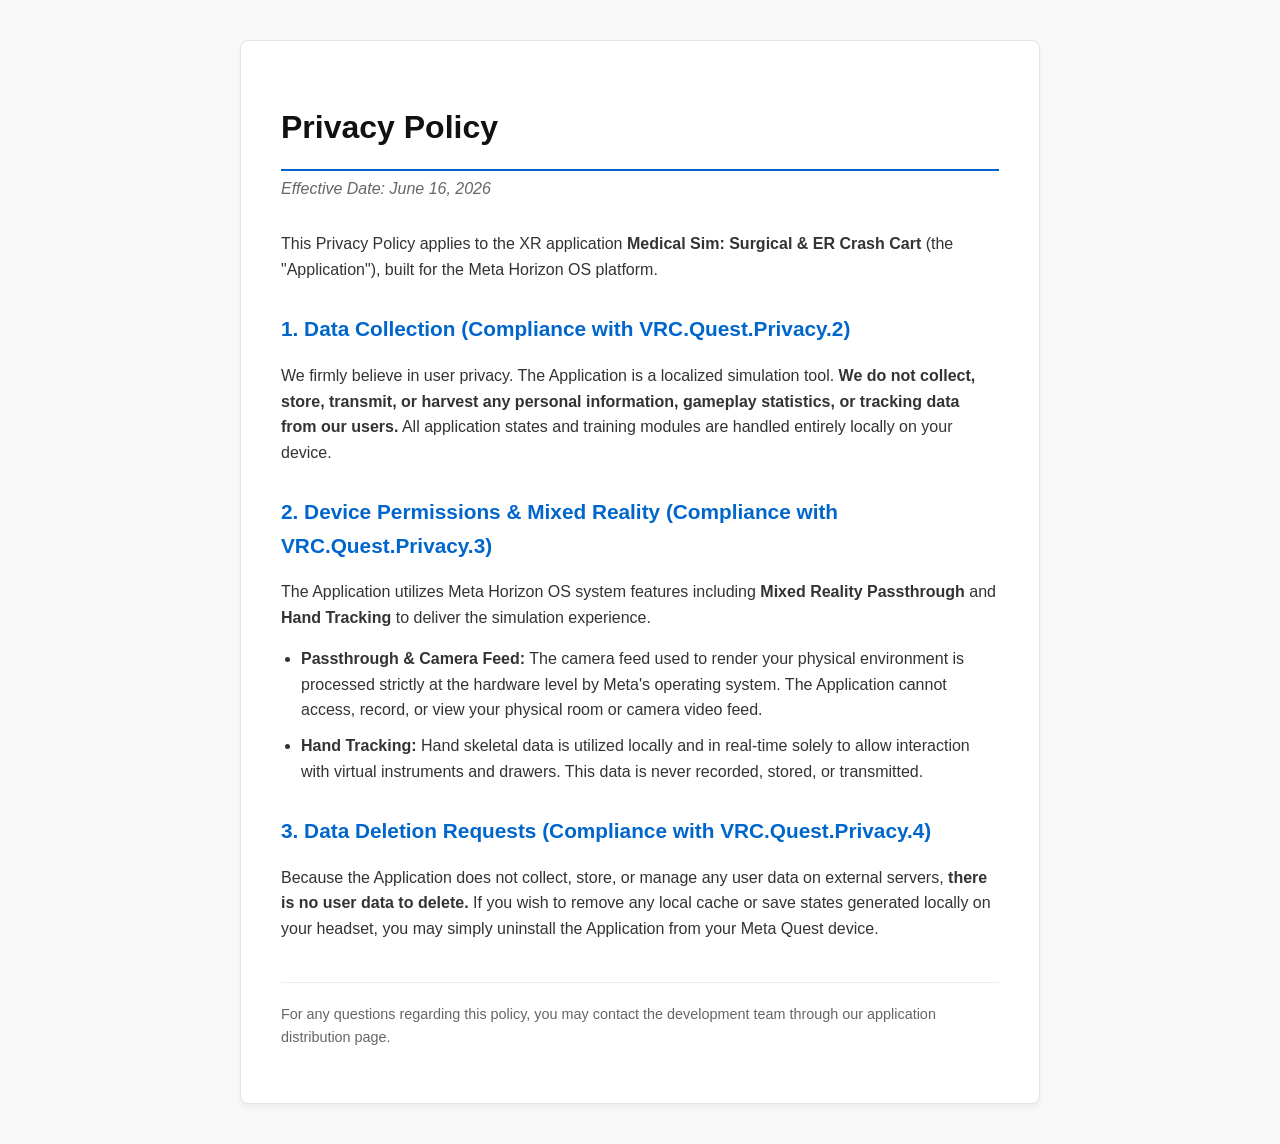
<file: pp.html>
<!DOCTYPE html>
<html lang="en">
<head>
    <meta charset="UTF-8">
    <meta name="viewport" content="width=device-width, initial-scale=1.0">
    <title>Privacy Policy - Medical Sim: Surgical & ER Crash Cart</title>
    <style>
        body {
            font-family: -apple-system, BlinkMacSystemFont, "Segoe UI", Roboto, Helvetica, Arial, sans-serif;
            line-height: 1.6;
            color: #333;
            max-width: 800px;
            margin: 0 auto;
            padding: 40px 20px;
            background-color: #f9f9f9;
        }
        .container {
            background: #ffffff;
            padding: 40px;
            border-radius: 8px;
            box-shadow: 0 4px 6px rgba(0,0,0,0.05);
            border: 1px solid #e1e4e8;
        }
        h1 {
            color: #111;
            font-size: 2rem;
            margin-bottom: 5px;
            border-bottom: 2px solid #0066cc;
            padding-bottom: 15px;
        }
        h2 {
            color: #0066cc;
            font-size: 1.3rem;
            margin-top: 30px;
        }
        .date {
            color: #666;
            font-style: italic;
            margin-bottom: 30px;
        }
        ul {
            padding-left: 20px;
        }
        li {
            margin-bottom: 10px;
        }
    </style>
</head>
<body>

<div class="container">
    <h1>Privacy Policy</h1>
    <div class="date">Effective Date: June 16, 2026</div>

    <p>This Privacy Policy applies to the XR application <strong>Medical Sim: Surgical & ER Crash Cart</strong> (the "Application"), built for the Meta Horizon OS platform.</p>

    <h2>1. Data Collection (Compliance with VRC.Quest.Privacy.2)</h2>
    <p>We firmly believe in user privacy. The Application is a localized simulation tool. <strong>We do not collect, store, transmit, or harvest any personal information, gameplay statistics, or tracking data from our users.</strong> All application states and training modules are handled entirely locally on your device.</p>

    <h2>2. Device Permissions & Mixed Reality (Compliance with VRC.Quest.Privacy.3)</h2>
    <p>The Application utilizes Meta Horizon OS system features including <strong>Mixed Reality Passthrough</strong> and <strong>Hand Tracking</strong> to deliver the simulation experience.</p>
    <ul>
        <li><strong>Passthrough & Camera Feed:</strong> The camera feed used to render your physical environment is processed strictly at the hardware level by Meta's operating system. The Application cannot access, record, or view your physical room or camera video feed.</li>
        <li><strong>Hand Tracking:</strong> Hand skeletal data is utilized locally and in real-time solely to allow interaction with virtual instruments and drawers. This data is never recorded, stored, or transmitted.</li>
    </ul>

    <h2>3. Data Deletion Requests (Compliance with VRC.Quest.Privacy.4)</h2>
    <p>Because the Application does not collect, store, or manage any user data on external servers, <strong>there is no user data to delete.</strong> If you wish to remove any local cache or save states generated locally on your headset, you may simply uninstall the Application from your Meta Quest device.</p>

    <p style="margin-top: 40px; border-top: 1px solid #eee; padding-top: 20px; font-size: 0.9rem; color: #666;">
        For any questions regarding this policy, you may contact the development team through our application distribution page.
    </p>
</div>

</body>
</html>
</file>
<file: assets/css/style.css>
/* ...................... start header section ...................... */
@import url('https://fonts.googleapis.com/css2?family=Lato:wght@400;700&family=Manrope&display=swap');

:root{
  --c_primary:#60ffc7;
  --c_black:#000000;
  --c_dark:#151515;
  --c_dark2: #1b1c31;
  --c_darkLight:rgba(0, 0, 0, 0.6);
  --c_gray:#9b9b9b;
  --c_light:rgba(255, 255, 255, 0.549);
  --c_white:#ffffff;

  --bg_primary:#60ffc7;
  --bg_black:#000000;
  --bg_dark:#151515;
  --bg_white:#ffffff;

  --ff_lato:'Lato', sans-serif;
  --ff_manrope:'Manrope', sans-serif;

  --fs_xxl:60px;
  --fs_xl2:50px; /* sec_title */
  --fs_xl:48px;
  --fs_lg:26px;
  --fs_md3:22px;
  --fs_md2:20px;
  --fs_md:18px;
  --fs_def:16px;
  --fs_sm:14px;
}
*::-webkit-scrollbar {
  display: none;
}
* {
  -ms-overflow-style: none;
  scrollbar-width: none;
}
body{
  font-family:var(--ff_lato);
  line-height: 1.5;
}
.c_primary{color: var(--c_primary);}
.c_black{color: var(--c_black);}
.c_dark{color: var(--c_dark);}
.c_dark2{color: var(--c_dark2);}
.c_darkLight{color: var(--c_darkLight);}
.c_gray{color: var(--c_gray);}
.c_light{color: var(--c_light);}
.c_white{color: var(--c_white);}

.bg_primary{background-color: var(--bg_primary);}
.bg_black{background-color: var(--bg_black);}
.bg_dark{background-color: var(--bg_dark);}
.bg_white{background-color: var(--bg_white);}

.ff_lato{font-family: var(--ff_lato);}
.ff_manrope{font-family: var(--ff_manrope);}
.fs_xxl{font-size: var(--fs_xxl);}
.fs_xl2{font-size: var(--fs_xl2);}
.fs_xl{font-size: var(--fs_xl);}
.fs_lg{font-size: var(--fs_lg);}
.fs_md3{font-size: var(--fs_md3);}
.fs_md2{font-size: var(--fs_md2);}
.fs_md{font-size: var(--fs_md);}
.fs_def{font-size: var(--fs_def);}
.fs_sm{font-size: var(--fs_sm);}

.sec_title{
  font-size: var(--fs_xl2);
  letter-spacing: -0.02em;
}
.btn{
  padding: 0.85em 3.1em;
}
.btn_primary{
  background-color: var(--bg_primary);
}
.btn_primary:hover{
  background-color:#4ed6a6;
}
.inline_icon{
  height: 1.5em;
  width: 1.5em;
}
/* header */
.header {
  padding: 16px 0px;
  background-color: var(--bg_dark);
}

.header_logo{
  height: 32px;
}

.header .nav-item {
  margin-left: 24px;
}

.header .nav-link {
  font-size: var(--fs_sm);
  color: var(--c_white);
}
.header .nav-link:hover{
  color: var(--c_primary);
}
.main{
  max-width: 100vw;
  overflow: hidden;
}
.hero_sec{
  padding-top: 72px;
}
.hero_content{
  padding-top: 34px;
  margin-right: -6%;
}
.hero_title{
  line-height: 1.375em;
  margin-bottom: 0.95em;
}
.hero_desc{
  margin-bottom: 3.1em;
}
.hero_actBtn{
  font-size: 21px;
  padding: 1em 3.22em;
}
.hero_actBtn1{
  margin-right: 2.2em;
}
.hero_actBtn2 {
  padding: 0.9em 1em;
}
.hero_actBtn2 img{
  height: 1.8em;
}
.hero_imgBox{
  margin-left: -2%;
  margin-right: -4%;
}
.video_sec{

}
.video_box{
  position: relative;
  height: 0px;
  padding-bottom: 50%;
}
.video_box video{
  position: absolute;
  top:0px;
  left: 0px;
  width: 100%;
  height: 100%;
  -o-object-fit: cover;
     object-fit: cover;
}
.featured_sec{
  padding: 40px 0px 82px 0px;
}
.featured_secTitle{
  margin-bottom: 2.3636em;
}
.featured_logo{
  height: 53px;
  display: block;
  margin: auto;
}
.platform_sec{
  background: var(--bg_dark);
  padding: 93px 0px 120px 0px;
}
.platform_secTitle{
  margin-bottom: 0.85em;
}
.platform_secDesc{
  margin-bottom: 5.3em;
}
.platform_item{
  text-align: center;
}
.platform_imgBox{
  font-size: 72px;
  line-height: 1em;
  width: 2.0139em;
  height: 2.0139em;
  border-radius: 50%;
  background-color: var(--bg_black);
  -webkit-filter: drop-shadow(0em 0.1667em 0.1319em rgba(0,0,0,0.07));
          filter: drop-shadow(0em 0.1667em 0.1319em rgba(0,0,0,0.07));
  display: -ms-grid;
  display: grid;
  place-items: center;
  margin: auto auto 0.2em auto;
}
.platform_img{
  height: 1em;
  width: auto;
}
.platform_name{
  color:var(--c_white);
  font-size: var(--fs_md2);
}
.feedbacks_sec {
  padding: 86px 0px 165px 0px;
}
.feedbacks_secTitle{
  margin-bottom: 1.04em;
}
.feedback_item{
  background-color: var(--bg_white);
  padding: 38px 27px;
  border-radius: 10px;
  -webkit-filter: drop-shadow(0px 12px 9.5px rgba(0,0,0,0.07));
          filter: drop-shadow(0px 12px 9.5px rgba(0,0,0,0.07));
  min-height: 100%;
}
.client_name{
}
.client_status{
  margin-bottom:0.95em;
}
.client_companyLogo{
  font-size: 63px;
  line-height: 1em;
  height: 1em;
  margin-bottom: 0.28em;
}
.feedback_item p{
  line-height: 2.1429em;
}
.contact_sec{
  background-color: var(--bg_primary);
}
.contact_secTitle{
  line-height: 1.1167em;
  margin-bottom: 0px;
}
.contact_formBox{
  padding: 67px 62px 66px 40px;
  background-color: var(--bg_dark);
  color: var(--c_white);
  margin-left: 66px;
  max-width: 474px;
}
.inp_item{
  margin-bottom: 40px;
}
.inp_label{
  font-size: var(--fs_sm);
  letter-spacing: 0.0167em;
  text-transform: uppercase;
  display: block;
  margin-bottom: 1em;
}
.inp_item .form-control{
  color: black;
  border: none;
  border-radius: 0px;
  background: white;
  border-bottom: 2px solid var(--c_white);
  -webkit-box-shadow: none;
          box-shadow: none;
}
.subscribe_sec{
  padding: 76px 0px 74px 0px;
}
.subscribe_secTitle{
  margin-bottom: 1.2273em;
}
.subscribe_inpGrp{
  border: 1px solid var(--c_dark);
  overflow: hidden;
  max-width: 390px;
  margin: auto;
  font-size: var(--fs_sm);
}
.subscribe_inpGrp input{
  border: none;
  -webkit-box-shadow: none !important;
          box-shadow: none !important;
}
.subscribe_inpGrp .btn{
  font-size: var(--fs_sm);
  padding: 1em 2.6em;
}
.footer{
  padding: 20px 0px;
  color: var(--c_white);
  background-color: var(--bg_dark);
}
.footer_cText{
  line-height: 1.8em;
}
.footer_nav{
  list-style: none;
  display: -webkit-box;
  display: -ms-flexbox;
  display: flex;
  -webkit-box-align: center;
      -ms-flex-align: center;
          align-items: center;
  margin-bottom: 0px;
  padding-left: 0px;
  -webkit-box-pack: end;
      -ms-flex-pack: end;
          justify-content: flex-end;
}
.footer_navItem{
  margin-left: 38px;
}
.footer_navLink{
  color: var(--c_white);
  font-size: var(--fs_sm);
  text-decoration: none;
}
.footer_navLink:hover{
  color: var(--c_primary);
}
.footer_navIcon{
  height: 2.4286em;
}
@media(min-width:768px){
  .col-md_20{
    width: 20%;
  }
}
@media(min-width:1200px){
  .container{
    max-width: 1150px;
  }
  .container_xsm{
    max-width: 1000px;
  }
  .container_sm{
    max-width:1072px;
  }
  .container_lg{
    max-width: 1180px;
  }
  .feedbacks_sec .container {
    max-width: 1116px;
  }
  .g_lg{
    --bs-gutter-x: 30px;
    --bs-gutter-y: 30px;
  }
}
@media(min-width:1400px){
  .container{
    max-width: 1290px;
  }
  .container_xsm{
    max-width: 1090px;
  }
  .container_sm{
    max-width:1190px;
  }
  .container_lg{
    max-width: 1310px;
  }
  .feedbacks_sec .container{
    max-width: 1254px;
  }
  .g_lg{
    --bs-gutter-x: 36px;
    --bs-gutter-y: 36px;
  }
}
@media(min-width:1800px){
  .video_sec {
    max-width: 1310px;
    margin: auto;
  }
}

@media(max-width:1399.98px){
  :root{
    --fs_xxl:52px; /**/
    --fs_xl2:44px; /**/
    --fs_xl:42px; /**/
    --fs_lg:23px; /**/
    --fs_md3:20px; /**/
    --fs_md2:18px; /**/
    --fs_md:16px; /**/
    --fs_def:14px; /**/
    --fs_sm:12px;/**/
  }
  .header {
    padding: 15px 0px;
  }
  .header_logo {
    height: 30px;
  }
  .header .nav-item {
    margin-left: 28px;
  }
  .hero_sec {
    padding-top: 65px;
  }
  .hero_content {
    padding-top: 30px;
  }
  .hero_actBtn {
    font-size: 19px;
  }
  .featured_sec {
    padding: 37px 0px 78px 0px;
  }
  .featured_secTitle {
    margin-bottom: 2.1em;
  }
  .featured_logo {
    height: 44px;
  }
  .platform_sec {
    padding: 82px 0px 106px 0px;
  }
  .platform_imgBox {
    font-size: 63px;
  }
  .feedbacks_sec {
    padding: 78px 0px 148px 0px;
  }
  .feedback_item {
    padding: 36px 22px;
    border-radius: 8px;
  }
  .client_companyLogo {
    font-size: 58px;
  }
  .contact_formBox {
    padding: 56px 36px;
    margin-left: 58px;
    max-width: 422px;
  }
  .inp_item {
    margin-bottom: 34px;
  }
  .subscribe_sec {
    padding: 66px 0px;
  }
  .subscribe_inpGrp {
    max-width: 350px;
  }
  .footer_logo{
    height: 36px;
  }
}

@media(max-width:1199.98px){
  :root{
    --fs_xxl:46px;
    --fs_xl2:40px; 
    --fs_xl:36px; 
    --fs_lg: 19px;
    --fs_md3: 18px;
    --fs_md2: 17px;
  }
  .header_navContent {
    position: fixed;
    z-index: 1000;
    top: 0px;
    right: 0px;
    bottom: 0px;
    background-color: var(--bg_dark);
    width: 300px;
    padding: 20px 16px;
  }
  .header_navContent .navbar-toggler {
    display: block;
    margin-left: auto;
  }
  .header .navbar-nav{
    -webkit-box-align: initial;
        -ms-flex-align: initial;
            align-items: initial;
  }
  .header .nav-item {
    width: 100%;
    margin: 0px 0px 12px 0px !important;
  }
  .header .nav-link{
    padding: 10px;
    text-align: center;
  }
  .header .nav-item .btn{
    width: 100%;
  }
  .header .header_navContent {
    -webkit-transform: translateX(110%);
    -ms-transform: translateX(110%);
    transform: translateX(110%);
    -webkit-transition: 0.3s;
    -o-transition: 0.3s;
    transition: 0.3s;
    overflow-y: auto;
    border-radius: 10px 0px 0px 10px;
  }
  .header.active_header .header_navContent {
    -webkit-transform: translateX(0%);
    -ms-transform: translateX(0%);
    transform: translateX(0%);
  }
  .header.active_header .header_backDrop {
    display: block;
    position: fixed;
    z-index: 999;
    top: 0px;
    left: 0px;
    right: 0px;
    bottom: 0px;
    background-color: #00000080;
  }
  .hero_content {
    padding-top: 0px;
  }
  .hero_title {
    margin-bottom: 0.3em;
  }
  .hero_desc {
    margin-bottom: 1.4em;
  }
  .hero_actBtn {
    font-size: 16px;
  }
  .platform_secDesc {
    margin-bottom: 3em;
  }
  .platform_imgBox {
    font-size: 54px;
  }
  .inp_item .form-control{
    border-bottom-width: 1px;
  }
}
@media(max-width:991.98px){
  .hero_sec {
    padding-top: 50px;
  }
  .hero_imgBox {
    margin-left: 0px;
    margin-right: 0px;
  }
  .hero_content {
    margin-right: 0px;
    text-align: center;
    margin-bottom: 30px;
  }
  .featured_sec {
    padding: 60px 0px;
  }
  .featured_logo {
    height: 33px;
  }
  .platform_sec {
    padding: 80px 0px;
  }
  .feedbacks_sec {
    padding: 70px 0px 80px 0px;
  }
  .contact_sec{
    padding: 70px 0px;
  }
  .contact_secTitle{
    text-align: center;
    margin-bottom: 40px;
  }
  .contact_formBox {
    padding: 40px 32px;
    margin-left: auto;
    max-width: 100%;
    border-radius: 10px;
  }
  .footer_navItem {
    margin-left: 24px;
  }
}
@media(max-width:767.98px){
  .footer{
    padding: 30px 0px;
    text-align: center;
  }
  .footer_nav{
    -webkit-box-pack: center;
        -ms-flex-pack: center;
            justify-content: center;
  }
  .footer_navItem:first-child{
    margin-left: 0px;
  }
}
@media(max-width:575.98px){
  .hero_actBtn {
    font-size: 13px;
  }
  .hero_actBtn1 {
    margin-right: 1.2em;
  }
}
</file>
